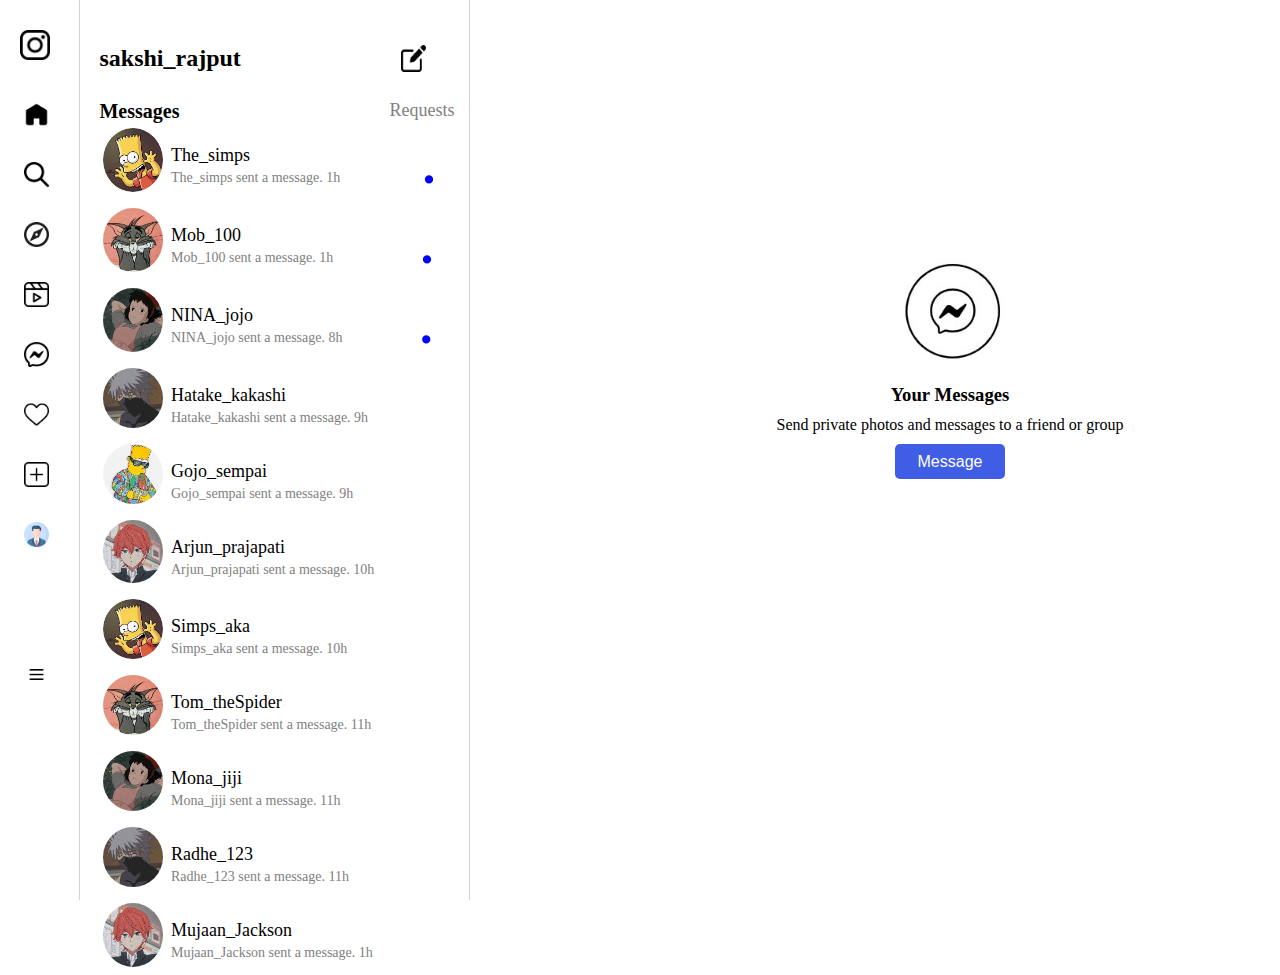
<file: Inbox.html>
<!DOCTYPE html>
<html lang="en">

<head>
    <meta charset="UTF-8">
    <meta name="viewport" content="width=device-width, initial-scale=1.0">
    <title>Inbox | Instagram</title>
    <link rel="stylesheet" href="Inbox.css">
    <link rel="shortcut icon" href="assets\logo.png" type="image/x-icon">
</head>

<body>
    <div class="container">
        <div class="left-panel">
            <div class="header">
                <div class="side-nav">
                    <a href="Index.html" class="logo">
                        <img src="assets/Instagram.png" alt="instagram" class="logo-img">
                        <img src="assets/insta-logo.png" class="logo-icon" alt="logo">
                    </a>
                    <ul class="nav-links">
                        <li><a href="Index.html"><img src="assets/homepage.png" class="nav-img" alt="home">

                            </a></li>
                        <li onclick="openSearchBox()"><a href="#"><img src="assets/search.png" class="nav-img"
                                    alt="search">

                            </a></li>
                        <li><a href="Explore.html"><img src="assets/explore.png" class="nav-img" alt="explore">

                            </a></li>
                        <li><a href="#"><img src="assets/video.png" class="nav-img" alt="reels">

                            </a></li>
                        <li><a href="Inbox.html"> <img src="assets/messenger.png" class="nav-img" alt="message">

                            </a></li>
                        <li><a href="#"> <img src="assets/notification.png" class="nav-img" alt="notification">

                            </a></li>
                        <li><a href="#"><img src="assets/create.png" class="nav-img" alt="create">

                            </a></li>
                        <li><a href="Profile.html"><img src="assets/profile.png" class="nav-img" alt="profile">

                            </a></li>

                        <li class="more-option" onclick="toggleDropUpOptions()">
                            <a href="#"><img src="assets/menu.png" class="nav-img" alt="more">

                            </a>
                            <ul class="drop-up-options" id="dropUpOptions">
                                <li><a href="#"><img src="assets/Setting.png" alt="Setting" class="nav-img">
                                        Settings</a></li>
                                <li><a href="#"><img src="assets/activity.png" alt="act" class="nav-img"> Your
                                        Activities</a></li>
                                <li><a href="#"><img src="assets/mark.png" alt="mark" class="nav-img"> Saved</a></li>
                                <li><a href="#"><img src="assets/night-mode.png" alt="night" class="nav-img"> Switch
                                        Apperacence</a></li>
                                <li><a href="#"> ,<img src="assets/warning.png" alt="warning" class="nav-img">Report a
                                        problem</a></li>
                                <hr>
                                <li><a href="#">Switch Account</a></li>
                                <hr>
                                <li><a href="#">Logout</a></li>
                            </ul>
                        </li>
                        <div class="active"></div>
                    </ul>
                </div>
            </div>
            <div class="search" id="find">
                <h1>Search</h1>
                <div class="box">
                    <input type="text" placeholder="search" class="search-input">
                </div>
                <p>Recent</p>
                <div class="output">
                    <p>No Recent</p>
                </div>
            </div>
        </div>
        <div class="right-panel">
            <div class="main">
                <div class="smnav">
                    <a href="Index.html" style="text-decoration: none;"><img src="assets/insta-logo.png"
                            class="smlogo-icon" alt="logo"></a>
                    <input type="text" class="search-input" placeholder="Search">
                    <img src="assets/notification.png" class="smnav-img" alt="notification">
                </div>
                <div class="all-chat">
                    <div class="myaccount">
                        <h2>sakshi_rajput</h2>
                        <img src="assets/edit.png" class="nav-img" alt="edit">
                    </div>
                    <div class="heading">
                        <p class="m">Messages</p>
                        <p class="r">Requests</p>
                    </div>
                    <div class="scrollable">
                        <div class="persons">
                            <img src="assets/p1.jfif" class="myprofile-img" alt="profileimg">
                            <p style=" margin-top: 25px; font-size: large; cursor: pointer;">
                                 The_simps<br><span
                                    style="color:gray; font-size: 14px; margin-top: 5px;">The_simps sent a
                                    message. 1h</span></p>
                            <span style="color: blue; margin-left: 80px;  font-size: 70px;">.</span>
                        </div>
                        <div class="persons">
                            <img src="assets/p5.jfif" class="myprofile-img" alt="profileimg">
                            <p style=" margin-top: 25px; font-size: large; cursor: pointer;">
                                Mob_100<br><span
                                    style="color:gray; font-size: 14px; margin-top: 5px;">Mob_100 sent a
                                    message. 1h</span></p>
                            <span style="color: blue; margin-left: 85px;  font-size: 70px;">.</span>
                        </div>
                        <div class="persons">
                            <img src="assets/p3.jfif" class="myprofile-img" alt="profileimg">
                            <p style=" margin-top: 25px; font-size: large; cursor: pointer;">
                                 NINA_jojo<br><span
                                    style="color:gray; font-size: 14px; margin-top: 5px;">NINA_jojo sent a
                                    message. 8h</span></p>
                            <span style="color: blue; margin-left: 75px;  font-size: 70px;">.</span>
                        </div>
                        <div class="persons">
                            <img src="assets/p6.jfif" class="myprofile-img" alt="profileimg">
                            <p style=" margin-top: 25px; font-size: large; cursor: pointer;">
                                Hatake_kakashi<br><span
                                    style="color:gray; font-size: 14px; margin-top: 5px;">Hatake_kakashi sent a
                                    message. 9h</span></p>

                        </div>
                        <div class="persons">
                            <img src="assets/p2.jfif" class="myprofile-img" alt="profileimg">
                            <p style=" margin-top: 25px; font-size: large; cursor: pointer;">
                                 Gojo_sempai<br><span
                                    style="color:gray; font-size: 14px; margin-top: 5px;">Gojo_sempai sent a
                                    message. 9h</span></p>

                        </div>
                        <div class="persons">
                            <img src="assets/p4.jfif" class="myprofile-img" alt="profileimg">
                            <p style=" margin-top: 25px; font-size: large; cursor: pointer;">
                                Arjun_prajapati<br><span
                                    style="color:gray; font-size: 14px; margin-top: 5px;">Arjun_prajapati sent a
                                    message. 10h</span></p>
                        </div>
                        <div class="persons">
                            <img src="assets/p1.jfif" class="myprofile-img" alt="profileimg">
                            <p style=" margin-top: 25px; font-size: large; cursor: pointer;">
                                Simps_aka<br><span
                                    style="color:gray; font-size: 14px; margin-top: 5px;">Simps_aka sent a
                                    message. 10h</span></p>
                        </div>
                        <div class="persons">
                            <img src="assets/p5.jfif" class="myprofile-img" alt="profileimg">
                            <p style=" margin-top: 25px; font-size: large; cursor: pointer;">
                                Tom_theSpider<br><span
                                    style="color:gray; font-size: 14px; margin-top: 5px;">Tom_theSpider sent a
                                    message. 11h</span></p>
                        </div>
                        <div class="persons">
                            <img src="assets/p3.jfif" class="myprofile-img" alt="profileimg">
                            <p style=" margin-top: 25px; font-size: large; cursor: pointer;">
                                Mona_jiji<br><span
                                    style="color:gray; font-size: 14px; margin-top: 5px;">Mona_jiji sent a
                                    message. 11h</span></p>
                        </div>
                        <div class="persons">
                            <img src="assets/p6.jfif" class="myprofile-img" alt="profileimg">
                            <p style=" margin-top: 25px; font-size: large; cursor: pointer;">
                                Radhe_123<br><span
                                    style="color:gray; font-size: 14px; margin-top: 5px;">Radhe_123 sent a
                                    message. 11h</span></p>
                        </div>
                        <div class="persons">
                            <img src="assets/p4.jfif" class="myprofile-img" alt="profileimg">
                            <p style=" margin-top: 25px; font-size: large; cursor: pointer;">
                                 Mujaan_Jackson<br><span
                                    style="color:gray; font-size: 14px; margin-top: 5px;">Mujaan_Jackson sent a
                                    message. 1h</span></p>
                        </div>
                    

                    </div>
                </div>
                <div class="fixed">
                    <a href="Index.html" style="text-decoration: none;"> <img src="assets/homepage.png"
                            class="bottombar-img" alt="home"></a>
                    <a href="Explore.html" style="text-decoration: none;"> <img src="assets/explore.png"
                            class="bottombar-img" alt="home"></a>
                    <a href="Index.html" style="text-decoration: none;"> <img src="assets/video.png"
                            class="bottombar-img" alt="home"></a>
                    <a href="Index.html" style="text-decoration: none;"> <img src="assets/create.png"
                            class="bottombar-img" alt="home"></a>
                    <a href="Inbox.html" style="text-decoration: none;"> <img src="assets/messenger.png"
                            class="bottombar-img" alt="home"></a>
                    <a href="Profile.html" style="text-decoration: none;"> <img src="assets/profile.png"
                            class="bottombar-imga" alt="home"></a>
                </div>
                <div class="chatbox">
                    <div class="msgnow">
                        <img src="assets/messenger.jpg" alt="messenger">
                        <h3>Your Messages</h3>
                        <p>Send private photos and messages to a friend or group</p>
                        <button>Message</button>
                    </div>
                    
                </div>
            </div>

        </div>
    </div>





    <script>
        var dropUpVisible = false;

        function toggleDropUpOptions() {
            var dropUpOptions = document.getElementById("dropUpOptions");
            dropUpVisible = !dropUpVisible; // Toggle the drop-up visibility state
            if (dropUpVisible) {
                dropUpOptions.classList.add("show-drop-up");
            } else {
                dropUpOptions.classList.remove("show-drop-up");
            }
        }
        var Searchbox = false;
        function openSearchBox() {
            var upsearchbox = document.getElementById("find");
            Searchbox = !Searchbox;
            if (Searchbox) {
                upsearchbox.classList.add("show-search");

            }
            else {
                upsearchbox.classList.remove("show-search");

            }
        }

    </script>

</body>

</html>
</file>
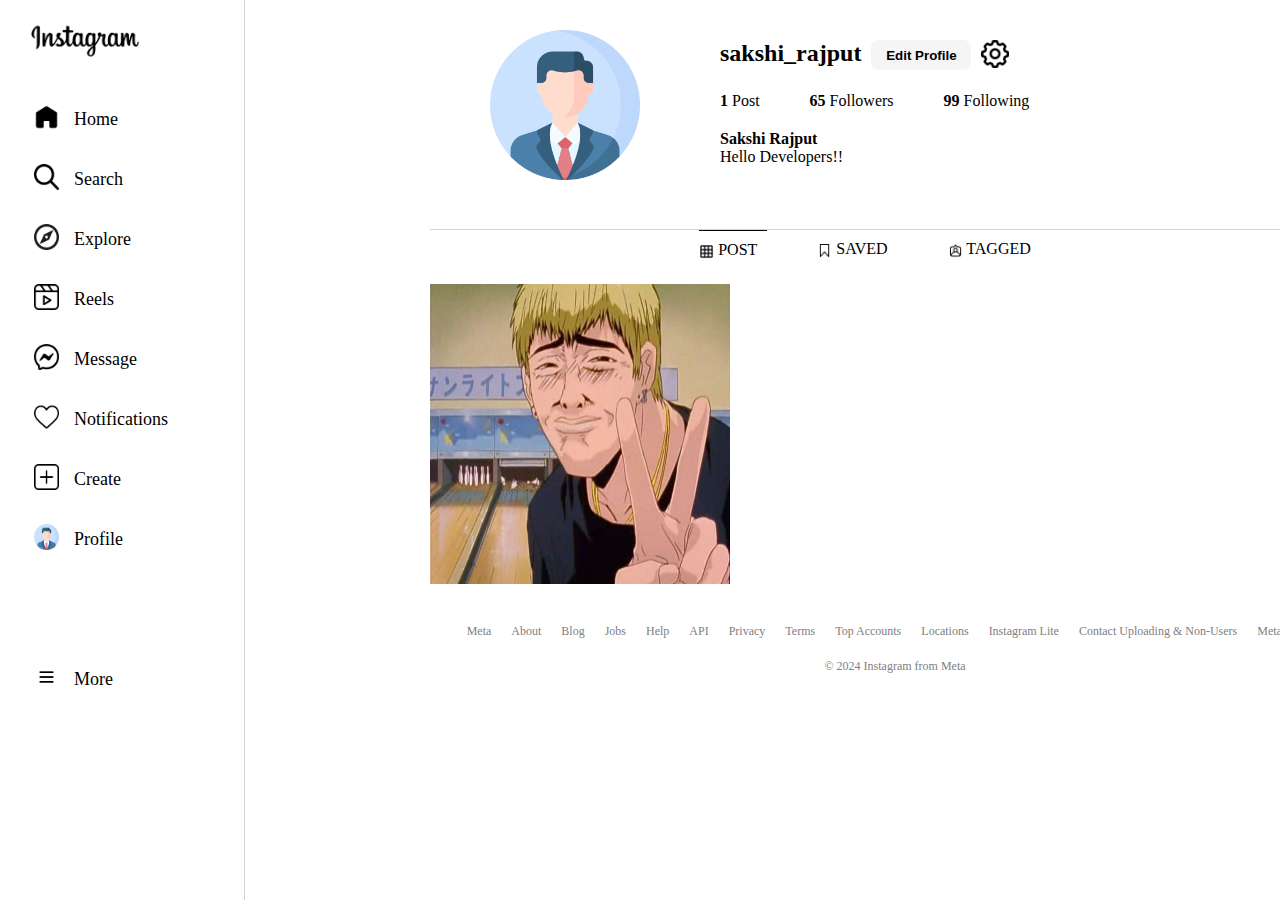
<file: Profile.html>
<!DOCTYPE html>
<html lang="en">

<head>
    <meta charset="UTF-8">
    <meta http-equiv="X-UA-Compatible" content="IE=edge">
    <meta name="viewport" content="width=device-width, initial-scale=1.0">
    <title>Profile | Instagram</title>
    <link rel="stylesheet" href="Profile.css">
    <link rel="shortcut icon" href="assets\logo.png" type="image/x-icon">
  
</head>

<body>
    <div class="container">
        <div class="left-panel">
            <div class="header">
                <div class="side-nav">
                    <a href="#" class="logo">
                        <img src="assets/Instagram.png" alt="instagram" class="logo-img">
                        <img src="assets/insta-logo.png" class="logo-icon" alt="logo">
                    </a>
                    <ul class="nav-links">
                        <li ><a href="Index.html"><img src="assets/homepage.png" class="nav-img"
                                    alt="home">
                                <p>Home</p>
                            </a></li>
                        <li onclick="openSearchBox()"><a href="#"><img src="assets/search.png" class="nav-img" alt="search">
                                <p>Search</p>
                            </a></li>
                        <li><a href="Explore.html"><img src="assets/explore.png" class="nav-img" alt="explore">
                                <p>Explore</p>
                            </a></li>
                        <li><a href="#"><img src="assets/video.png" class="nav-img" alt="reels">
                                <p> Reels</p>
                            </a></li>
                        <li><a href="Inbox.html"> <img src="assets/messenger.png" class="nav-img" alt="message">
                                <p>Message</p>
                            </a></li>
                        <li><a href="#"> <img src="assets/notification.png" class="nav-img" alt="notification">
                                <p>Notifications</p>
                            </a></li>
                        <li><a href="#"><img src="assets/create.png" class="nav-img" alt="create">
                                <p>Create</p>
                            </a></li>
                        <li><a href="Profile.html"><img src="assets/profile.png" class="nav-img" alt="profile">
                                <p>Profile</p>
                            </a></li>

                        <li class="more-option" onclick="toggleDropUpOptions()">
                            <a href="#"><img src="assets/menu.png" class="nav-img" alt="more">
                                <p>More</p>
                            </a>
                            <ul class="drop-up-options" id="dropUpOptions">
                                <li><a href="#"><img src="assets/Setting.png" alt="Setting" class="nav-img">
                                        Settings</a></li>
                                <li><a href="#"><img src="assets/activity.png" alt="act" class="nav-img"> Your
                                        Activities</a></li>
                                <li><a href="#"><img src="assets/mark.png" alt="mark" class="nav-img"> Saved</a></li>
                                <li><a href="#"><img src="assets/night-mode.png" alt="night" class="nav-img"> Switch
                                        Apperacence</a></li>
                                <li><a href="#"> ,<img src="assets/warning.png" alt="warning" class="nav-img">Report a
                                        problem</a></li>
                                <hr>
                                <li><a href="#">Switch Account</a></li>
                                <hr>
                                <li><a href="#">Logout</a></li>
                            </ul>
                        </li>
                        <div class="active"></div>

                    </ul>

                </div>
            </div>
            <div class="search" id="find">
                <h1>Search</h1>
                <div class="box">
                    <input type="text" placeholder="search" class="search-input">
                </div>
                <p>Recent</p>
                <div class="output">
                    <p>No Recent</p>
                </div>
            </div>
        </div>
        <div class="right-panel">
            <div class="main">
                <div class="myprofile">
                    <img src="assets/profile.png" class="profile-img" alt="profile">
                    <div class="all">
                        <div class="idnamesection">
                            <h2>sakshi_rajput</h2><button class="editbtn">Edit Profile</button><img
                                src="assets/Setting.png" alt="settings" class="settingsicon">
                            
                        </div>
                        <div class="followsection">
                            <ul>
                                <li><b>1</b> Post</li>
                                <li><b>65</b> Followers</li>
                                <li><b>99</b> Following</li>
                            </ul>
                        </div>
                        <div class="nameandbio">
                            <h4>Sakshi Rajput</h4>
                            <p>Hello Developers!!</p>
                        </div>
                    </div>

                </div>
                <div class="postnav">
                    <ul>
                        <li><p> <img src="assets/feed.png" class="postnav_img" alt="post"> POST</p></li>
                        <li><p> <img src="assets/mark.png" class="postnav_img" alt="post"> SAVED</p></li>
                        <li><p> <img src="assets/tag.png" class="postnav_img" alt="post"> TAGGED</p></li>
                    </ul>
                </div>
                <div class="posts">
                    <div class="grid-container">
                        <div class="grid-item">
                            <div class="img_container">
                                <img src="assets/post1.jpg" class="mypost_img" alt="post">
                                <div class="after">
                                      <div class="likes">
                                        <p> <img src="assets/chat1.png" class="like-img" alt="chat"> <span class="liketext"><b>3</b></span></p>
                                        <p> <img src="assets/heart1.png" class="like-img" alt="like"> <span class="liketext"><b>10</b></span></p>
                                    
                                      </div>
                                </div>
                            </div>
                           
                        </div>
                        <div class="grid-item"></div> 
                        <div class="grid-item"></div> 
                      </div>
                </div>
                <div class="footer">
                    <ul>
                        <li> Meta</li>
                        <li> About</li>
                        <li> Blog</li>
                        <li> Jobs</li>
                        <li> Help</li>
                        <li> API</li>
                        <li> Privacy</li>
                        <li> Terms</li>
                        <li> Top Accounts</li>
                        <li> Locations</li>
                        <li> Instagram Lite</li>
                        <li> Contact Uploading & Non-Users</li>
                        <li>  Meta Verified</li>
                    </ul>
                    <p>© 2024 Instagram from Meta</p>
                </div>
            </div>
        </div>
    </div>
    <script>
        var dropUpVisible = false;

        function toggleDropUpOptions() {
            var dropUpOptions = document.getElementById("dropUpOptions");
            dropUpVisible = !dropUpVisible; // Toggle the drop-up visibility state
            if (dropUpVisible) {
                dropUpOptions.classList.add("show-drop-up");
            } else {
                dropUpOptions.classList.remove("show-drop-up");
            }
        }
        var Searchbox = false;
        function openSearchBox() {
            var upsearchbox = document.getElementById("find");
            Searchbox = !Searchbox;
            if (Searchbox) {
                upsearchbox.classList.add("show-search");

            }
            else {
                upsearchbox.classList.remove("show-search");

            }
        }

    </script>
</body>

</html>
</file>
<file: Inbox.css>
* {
    margin: 0;
    padding: 0;
    box-sizing: border-box;
}

.container {
    display: flex;
    flex-wrap: wrap;
    height: 100vh;
}

.left-panel {
    width: 100%;
    max-width: 80px;
}

.right-panel {
    width: 100%;
    max-width: calc(100% - 80px);
}

.side-nav {
    width: 80px;
    height: 100%;
    background: white;
    position: fixed;
    top: 0;
    left: 0;
    padding: 10px 10px;
    border-right: 1px solid lightgray;
}

.logo-icon {
    width: 30px;
    margin-left: 10px;
    margin-bottom: 20px;
    margin-top: 20px;
}

.nav-links {
    list-style: none;
    position: relative;

}

.nav-links li {
    padding: 3px 0;
    font-size: large;
    width: 100%;
    height: 60px;
    transition: background-color 0.5s ease;
}

.nav-links li a {
    color: black;
    text-decoration: none;
    padding: 15px 14px;
    display: flex;
}

.nav-img {
    width: 25px;
    margin-right: 15px;
}


.nav-links li:hover {
    background-color: #f0f0f0;
    border-radius: 10px;
}

.nav-links li:hover a {
    color: black;
    transition: 0.3s;
}


.nav-links li:nth-child(8) {
    margin-bottom: 80px;
}

.logo-img {
    display: none;
}

.more-section {
    margin-top: 10px;

}

.more-section .drop-up-options {
    position: absolute;
    bottom: 30px;
    left: 50%;
    transform: translateX(-50%);
    background-color: #fff;
    border-radius: 5px;
    box-shadow: 0 0 5px rgba(0, 0, 0, 0.2);
    padding: 5px;
    display: none;
}

.drop-up-options {
    position: absolute;
    bottom: 65px;
    left: 210%;
    width: 400%;
    transform: translateX(-50%);
    background-color: #fff;
    border-radius: 10px;
    box-shadow: 0 0 5px rgba(0, 0, 0, 0.2);
    padding: 5px;
    display: none;
}

.drop-up-options li {
    list-style: none;
    padding: 5px 10px;
    margin: 0;
    font-size: 16px;
}

.drop-up-options hr {
    margin: 0;
    border: none;
    border-top: 2px solid #ccc;
}

.drop-up-options li a {
    color: #333;
    text-decoration: none;
}

.drop-up-options li a:hover {
    background-color: #f5f5f5;
}

.show-drop-up {
    display: block;
}

.search {
    position: relative;
    left: 0;
    width: 400px;
    height: 100vh;
    background-color: white;
    font-size: 20px;
    border-left: 1px solid lightgrey;
    border-bottom-right-radius: 20px;
    border-top-right-radius: 20px;
    box-shadow: 5px 0 20px 0 rgba(0, 0, 0, 0.2);
    visibility: hidden;
    transition: left 0.3s ease;
    z-index: 1;
}

.search h1 {
    position: relative;
    left: 40px;
    top: 20px;
    font-size: 30px;

}

.box {
    position: relative;
    left: 20px;
    top: 50px;
    width: 90%;
    height: 45px;
}

.box .search-input {
    width: 100%;
    height: 100%;
    outline: none;
    border: none;
    background-color: rgb(241, 240, 240);
    border-radius: 5px;
    padding-left: 20px;
    font-size: 20px;
}

.output {
    position: relative;
    top: 40%;
    left: 30%;
    font-size: 16px;
}

.search p {
    position: relative;
    left: 35px;
    top: 80px;
}

.show-search {
    visibility: visible;
    left: 80px;
}

.main {
    width: 100%;
    height: 100vh;
    display: flex;

}

.all-chat {
    width: 100%;
    max-width: 390px;
    border-right: 1px solid lightgray;
    height: 100vh;
    margin-bottom: 50px;
}

.chatbox {
    width: 100%;
    max-width: calc(100% - 390px);
}

.myaccount {
    display: flex;
    position: relative;
    flex-direction: row;
    width: 100%;
    height: auto;
    top: 5%;
    left: 5%;
    cursor: pointer;
}

.myaccount h2 {
    margin-right: 160px;

}

.heading {
    display: flex;
    margin-top: 10px;
    margin-bottom: 60px;
    position: relative;
    top: 7%;
    left: 5%;
}

.heading .m {
    font-weight: bold;
    font-size: 20px;
    margin-right: 210px;
}

.heading .r {
    font-size: 18px;
    color: gray;
    cursor: pointer;    
}

.persons {
    display: flex;
    margin-left: 15px;

}

.myprofile-img {
    width: 60px;
    margin: 8px;
    border-radius: 50%;
}

.scrollable {
    max-height: 100vh;
    overflow-y: auto;
    position: relative;
}

.msgnow {
    position: relative;
    max-width: 400px;
    left: 280px;
    top: 250px;
    text-align: center;

}

.msgnow img {
    width: 150px;
    padding: 10px;
    margin-bottom: 10px;
}

.msgnow h3 {
    margin-bottom: 10px;
}

.msgnow button {
    width: 110px;
    height: 35px;
    background-color: #405DE6;
    border-radius: 5px;
    padding: 5px;
    border: none;
    color: white;
    font-size: medium;
    margin: 10px;
    cursor: pointer;

}
.fixed{
    display: none;
}
.smnav{
    display: none;
}

@media only screen and (max-width:600px) {
    .side-nav {
        display: none;
    }

    .left-panel {
        width: 0;
        max-width: 0;
    }

    .smnav {
        margin-left: 52px;
        display: flex;
        width: 390px;
        height: 60px;
        position: fixed;
        background-color: white;
        border-bottom: 1px solid lightgray;
        border-radius: 6px;
        z-index: 1;

    }
    .smlogo-icon {
        width: 30px;
        height: 30px;
        margin: 15px;
        cursor: pointer;
    }
    .search-input {
        width: 250px;
        height: 40px;
        margin: auto;
        outline: none;
        border: none;
        border-radius: 8px;
        background-color: whitesmoke;
    }

    .smnav-img {
        width: 20px;
        height: 20px;
        margin: auto;
        cursor: pointer;
    }

    .chatbox {
        display: none;
    }

    .msgnow {
        max-width: 0;
        left: 0;
        top: 0;
    }

    .all-chat {
        width: 100%;
        position: absolute;
        margin-left: 50px;
        border-left: 1px solid lightgray;
        border-top: 1px solid lightgray;
        border-radius: 5px;
        margin-top: 70px;
    }
    .fixed {
        position: fixed;
        bottom: 10px;
        width: 390px;
        background-color: white;
        padding: 10px;
        display: block;
        height: 60px;
        display: flex;
        border-top: 1px solid lightgray;
        border-radius: 6px;
        box-shadow: 0px 0px 10px gray;
        margin-left: 50px;
    }

    .bottombar-img {
        width: 25px;
        height: 25px;
        margin-top: 10px;
        margin-bottom: 10px;
        margin-right: 30px;
        margin-left: 10px;
        cursor: pointer;
    }

    .bottombar-imga {
        width: 25px;
        height: 25px;
        margin-top: 10px;
        margin-bottom: 10px;
        margin-right: 10px;
        cursor: pointer;
    }
}
</file>
<file: Profile.css>
* {
    margin: 0;
    padding: 0;
    box-sizing: border-box;
}

.container {
    display: flex;
    height: 100vh;
    flex-wrap: wrap;
}

.left-panel {
    width: 100%;
    max-width: 300px;
}

.right-panel {
    width: 100%;
    max-width: calc(100% - 300px);
}


.side-nav {
    width: 245px;
    height: 100%;
    background: white;
    position: fixed;
    top: 0;
    left: 0;
    padding: 10px 20px;
    border-right: 1px solid lightgray;
}

.logo {
    display: block;
    margin-bottom: 10px;

}

.logo-img {
    width: 110px;
    margin-left: 10px;
}

.logo-icon {
    width: 30px;
    margin-left: 10px;
    margin-bottom: 40px;
}

.nav-links {
    list-style: none;
    position: relative;

}

.nav-links li {
    padding: 3px 0;
    font-size: large;
    width: 100%;
    height: 60px;
    transition: background-color 0.5s ease;
}

.nav-links li a {
    color: black;
    text-decoration: none;
    padding: 15px 14px;
    display: flex;
}

.nav-links li p {
    margin-top: 5px;
}

.nav-img {
    width: 25px;
    margin-right: 15px;
}


.nav-links li:hover {
    background-color: #f0f0f0;
    border-radius: 10px;
}

.nav-links li:hover a {
    color: black;
    transition: 0.3s;
}


.nav-links li:nth-child(8) {
    margin-bottom: 80px;
}

.logo-icon {
    display: none;
}

.more-section {
    margin-top: 10px;

}

.more-section .drop-up-options {
    position: absolute;
    bottom: 30px;
    left: 50%;
    transform: translateX(-50%);
    background-color: #fff;
    border-radius: 5px;
    box-shadow: 0 0 5px rgba(0, 0, 0, 0.2);
    padding: 5px;
    display: none;
}

.drop-up-options {
    position: absolute;
    bottom: 65px;
    left: 60%;
    width: 120%;
    transform: translateX(-50%);
    background-color: #fff;
    border-radius: 10px;
    box-shadow: 0 0 5px rgba(0, 0, 0, 0.2);
    padding: 5px;
    display: none;
}

.drop-up-options li {
    list-style: none;
    padding: 5px 10px;
    margin: 0;
    font-size: 16px;
}

.drop-up-options hr {
    margin: 0;
    border: none;
    border-top: 2px solid #ccc;
}

.drop-up-options li a {
    color: #333;
    text-decoration: none;
}

.drop-up-options li a:hover {
    background-color: #f5f5f5;
}

.show-drop-up {
    display: block;
}

.search {
    position: relative;
    left: 0;
    width: 400px;
    height: 100vh;
    background-color: white;
    font-size: 20px;
    border-left: 1px solid lightgrey;
    border-bottom-right-radius: 20px;
    border-top-right-radius: 20px;
    box-shadow: 5px 0 20px 0 rgba(0, 0, 0, 0.2);
    visibility: hidden;
    transition: left 0.3s ease;
}

.search h1 {
    position: relative;
    left: 40px; 
    top: 20px;
    font-size: 30px;

}

.box {
    position: relative;
    left: 20px;
    top: 50px;
    width: 90%;
    height: 45px;
}

.box .search-input {
    width: 100%;
    height: 100%;
    outline: none;
    border: none;
    background-color: rgb(241, 240, 240);
    border-radius: 5px;
    padding-left: 20px;
    font-size: 20px;
}
.output{
    position: relative;
    top: 40%;
    left: 30%;
    font-size: 16px;
}
.search p{
    position: relative;
    left: 35px;
    top: 80px;
}

.show-search{
    visibility: visible;
    left: 70px;
    z-index: 1;
}


.main {
    width: 930px;
    height: 700px;
    margin-left: 130px;
    margin-top: 10px;
}

.myprofile {
    width: 930px;
    height: 220px;
    border-bottom: 1px solid lightgray;
    display: flex;
}

.profile-img {
    width: 150px;
    height: 150px;
    margin-top: 20px;
    margin-left: 60px;
}

.all {
    margin-left: 80px;
}

.idnamesection {
    display: flex;
    margin-top: 30px;
    width: 450px;
    height: 32px;

}

.settingsicon {
    width: 28px;
    height: 28px;

}

.editbtn {
    width: 100px;
    height: 30px;
    margin: 0 10px;
    border: none;
    background-color: whitesmoke;
    border-radius: 8px;
    color: black;
    font-weight: bold;
}

.editbtn:hover {
    background-color: lightgray;
    cursor: pointer;
}

.followsection {
    margin-top: 10px;

}

.followsection ul {
    display: flex;
}

.followsection ul li {
    list-style: none;
    padding: 10px;
    margin-right: 40px;
    padding-left: 0;
}

.nameandbio {
    margin-top: 10px;
}

.postnav {
    width: 930;
    height: auto;
}

.postnav ul {
    display: flex;
    text-align: center;
    justify-content: center;
    margin-right: 0px;
}

.postnav ul li {
    list-style: none;
    padding: 10px;
    padding-left: 0;
    margin-right: 50px;
}

.postnav_img {
    width: 15px;
    vertical-align:middle;
}

.postnav ul li:nth-child(1) {
    border-top: 1px solid black;
}

.postnav ul li:hover {
    border-top: 1px solid black;
    cursor: pointer;
}

.posts {
    margin-top: 15px;
    width: 930px;
    height: 300px;
}

.grid-container {
    display: grid;
    grid-template-columns: 1fr 1fr 1fr;
   
}

.grid-item {
 margin: 0;
}

.mypost_img{
    width: 300px;
    height: 300px;
}

.footer{
    margin-top: 30px;
    font-size: 12px;
}
.footer ul{
    display: flex;
    text-align: center;
    justify-content: center;
    color: gray;
}

.footer ul li{
    list-style: none;
    padding: 10px;
}

.footer ul li:hover{
    border-bottom: 1px solid lightgray;
    cursor: pointer;
}
.footer p{
    justify-content: center;
    text-align: center;
    margin-top: 10px;
    color:gray;
}

.img_container{
    position: relative;
    width: 300px;
    height: 300px;
}
.img_container .after {
    position: absolute;
    top: 0;
    left: 0;
    width: 100%;
    height: 100%;
    display: none;
    color: #FFF;
}
.img_container:hover .after {
    display: block;
    background: rgba(0, 0, 0, .4);
    cursor: pointer;
}
.likes{
    width: 100%;
    height: 100%;
    position: relative;
    display: flex;
    margin: 130px 100px;
    text-align: center;
}
.likes p{
    margin: 8px;
}

.like-img{
    width: 20px;
    vertical-align:middle;
}
.liketext{
    font-size: 16px;
    vertical-align:middle;
}
</file>
